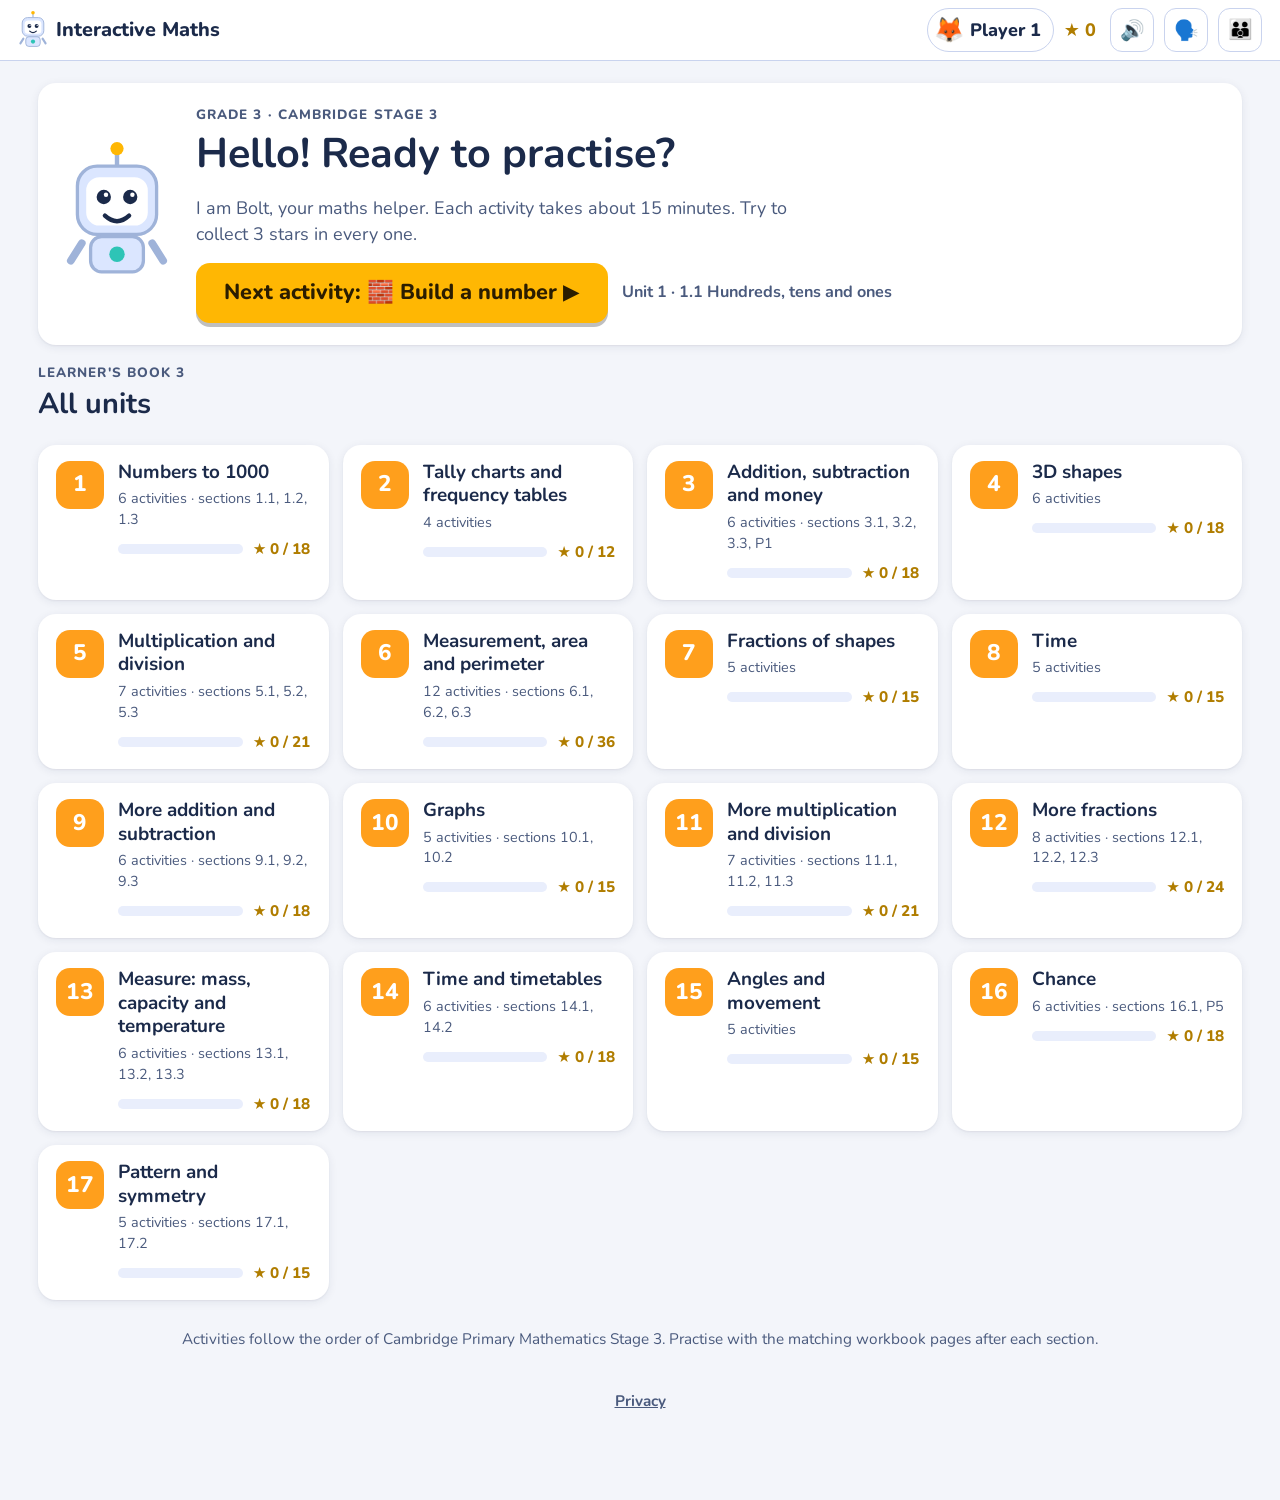
<file: index.html>
<!doctype html>
<html lang="en">
<head>
  <meta charset="utf-8">
  <meta name="viewport" content="width=device-width, initial-scale=1">
  <title>Interactive Maths</title>
  <meta name="description" content="Interactive Grade 3 maths activities following Cambridge Primary Mathematics Stage 3.">
  <meta name="theme-color" content="#f3f5fa">
  <link rel="icon" type="image/svg+xml" href="assets/favicon.svg">
  <link rel="preconnect" href="https://fonts.googleapis.com">
  <link rel="preconnect" href="https://fonts.gstatic.com" crossorigin>
  <link rel="stylesheet" href="https://fonts.googleapis.com/css2?family=Nunito:wght@400;700;800&display=swap">
  <link rel="stylesheet" href="css/style.css?v=2026-11-06c">
</head>
<body>
  <div id="app"><p style="padding:40px;text-align:center">Loading…</p></div>
  <noscript><p style="padding:40px;text-align:center">This site needs JavaScript turned on.</p></noscript>

  <script src="js/config.js?v=2026-11-06c"></script>
  <script src="js/core.js?v=2026-11-06c"></script>
  <script src="js/components.js?v=2026-11-06c"></script>
  <script src="js/curriculum.js?v=2026-11-06c"></script>

  <!-- Unit 1 -->
  <script src="js/units/unit-01.js?v=2026-11-06c"></script>
  <script src="js/activities/place-value-builder.js?v=2026-11-06c"></script>
  <script src="js/activities/number-square-pieces.js?v=2026-11-06c"></script>
  <script src="js/activities/number-word-cards.js?v=2026-11-06c"></script>
  <script src="js/activities/compare-and-order.js?v=2026-11-06c"></script>
  <script src="js/activities/number-line-1000.js?v=2026-11-06c"></script>
  <script src="js/activities/rounding-hill.js?v=2026-11-06c"></script>

  <!-- Unit 2 -->
  <script src="js/units/unit-02.js?v=2026-11-06c"></script>
  <script src="js/activities/tally-marks.js?v=2026-11-06c"></script>
  <script src="js/activities/survey-tally-table.js?v=2026-11-06c"></script>
  <script src="js/activities/read-the-table.js?v=2026-11-06c"></script>
  <script src="js/activities/chance-experiment.js?v=2026-11-06c"></script>

  <!-- Unit 3 -->
  <script src="js/units/unit-03.js?v=2026-11-06c"></script>
  <script src="js/activities/add-with-regrouping.js?v=2026-11-06c"></script>
  <script src="js/activities/subtract-with-regrouping.js?v=2026-11-06c"></script>
  <script src="js/activities/ink-blot-sums.js?v=2026-11-06c"></script>
  <script src="js/activities/dollars-and-cents.js?v=2026-11-06c"></script>
  <script src="js/activities/shop-and-change.js?v=2026-11-06c"></script>
  <script src="js/activities/digit-sum-detective.js?v=2026-11-06c"></script>

  <!-- Unit 4 -->
  <script src="js/units/unit-04.js?v=2026-11-06c"></script>
  <script src="js/activities/shape-sorter-3d.js?v=2026-11-06c"></script>
  <script src="js/activities/prism-or-pyramid.js?v=2026-11-06c"></script>
  <script src="js/activities/face-edge-vertex-count.js?v=2026-11-06c"></script>
  <script src="js/activities/cube-builder.js?v=2026-11-06c"></script>
  <script src="js/activities/straw-shape-builder.js?v=2026-11-06c"></script>
  <script src="js/activities/mystery-shape-clues.js?v=2026-11-06c"></script>

  <!-- Unit 5 -->
  <script src="js/units/unit-05.js?v=2026-11-06c"></script>
  <script src="js/activities/equal-groups-maker.js?v=2026-11-06c"></script>
  <script src="js/activities/array-fact-family.js?v=2026-11-06c"></script>
  <script src="js/activities/multiples-hunter.js?v=2026-11-06c"></script>
  <script src="js/activities/times-ten-machine.js?v=2026-11-06c"></script>
  <script src="js/activities/double-it-tables.js?v=2026-11-06c"></script>
  <script src="js/activities/split-and-add-tables.js?v=2026-11-06c"></script>
  <script src="js/activities/jump-along-sequences.js?v=2026-11-06c"></script>

  <!-- Unit 6 -->
  <script src="js/units/unit-06.js?v=2026-11-06c"></script>
  <script src="js/activities/ruler-lab.js?v=2026-11-06c"></script>
  <script src="js/activities/which-unit.js?v=2026-11-06c"></script>
  <script src="js/activities/unit-converter.js?v=2026-11-06c"></script>
  <script src="js/activities/rounding-rover.js?v=2026-11-06c"></script>
  <script src="js/activities/estimate-measure.js?v=2026-11-06c"></script>
  <script src="js/activities/robot-patrol.js?v=2026-11-06c"></script>
  <script src="js/activities/regular-irregular.js?v=2026-11-06c"></script>
  <script src="js/activities/perimeter-puzzles.js?v=2026-11-06c"></script>
  <script src="js/activities/square-counter.js?v=2026-11-06c"></script>
  <script src="js/activities/fence-or-grass.js?v=2026-11-06c"></script>
  <script src="js/activities/rectangle-builder.js?v=2026-11-06c"></script>
  <script src="js/activities/mission-challenge.js?v=2026-11-06c"></script>

  <!-- Unit 7 -->
  <script src="js/units/unit-07.js?v=2026-11-06c"></script>
  <script src="js/activities/fair-share-pizza.js?v=2026-11-06c"></script>
  <script src="js/activities/fraction-colour-in.js?v=2026-11-06c"></script>
  <script src="js/activities/fraction-strip-wall.js?v=2026-11-06c"></script>
  <script src="js/activities/whole-from-part.js?v=2026-11-06c"></script>
  <script src="js/activities/tile-designer.js?v=2026-11-06c"></script>

  <!-- Unit 8 -->
  <script src="js/units/unit-08.js?v=2026-11-06c"></script>
  <script src="js/activities/hour-hand-hint.js?v=2026-11-06c"></script>
  <script src="js/activities/five-minute-ring.js?v=2026-11-06c"></script>
  <script src="js/activities/past-or-to.js?v=2026-11-06c"></script>
  <script src="js/activities/clock-twins.js?v=2026-11-06c"></script>
  <script src="js/activities/set-the-clock.js?v=2026-11-06c"></script>

  <!-- Unit 9 -->
  <script src="js/units/unit-09.js?v=2026-11-06c"></script>
  <script src="js/activities/tens-make-a-hundred.js?v=2026-11-06c"></script>
  <script src="js/activities/best-order-adding.js?v=2026-11-06c"></script>
  <script src="js/activities/swap-a-hundred.js?v=2026-11-06c"></script>
  <script src="js/activities/mystery-number.js?v=2026-11-06c"></script>
  <script src="js/activities/bonds-to-100.js?v=2026-11-06c"></script>
  <script src="js/activities/thousand-partners.js?v=2026-11-06c"></script>

  <!-- Unit 10 -->
  <script src="js/units/unit-10.js?v=2026-11-06c"></script>
  <script src="js/activities/pictogram-maker.js?v=2026-11-06c"></script>
  <script src="js/activities/bar-chart-builder.js?v=2026-11-06c"></script>
  <script src="js/activities/spin-and-count.js?v=2026-11-06c"></script>
  <script src="js/activities/venn-hoops.js?v=2026-11-06c"></script>
  <script src="js/activities/carroll-grid.js?v=2026-11-06c"></script>

  <!-- Unit 11 -->
  <script src="js/units/unit-11.js?v=2026-11-06c"></script>
  <script src="js/activities/times-square-explorer.js?v=2026-11-06c"></script>
  <script src="js/activities/sequence-hops.js?v=2026-11-06c"></script>
  <script src="js/activities/split-and-multiply.js?v=2026-11-06c"></script>
  <script src="js/activities/share-and-leftovers.js?v=2026-11-06c"></script>
  <script src="js/activities/grid-method-builder.js?v=2026-11-06c"></script>
  <script src="js/activities/chunk-and-divide.js?v=2026-11-06c"></script>
  <script src="js/activities/remainder-decisions.js?v=2026-11-06c"></script>

  <!-- Unit 12 -->
  <script src="js/units/unit-12.js?v=2026-11-06c"></script>
  <script src="js/activities/fraction-share-out.js?v=2026-11-06c"></script>
  <script src="js/activities/fraction-whole-finder.js?v=2026-11-06c"></script>
  <script src="js/activities/fraction-line-up.js?v=2026-11-06c"></script>
  <script src="js/activities/equivalent-wall.js?v=2026-11-06c"></script>
  <script src="js/activities/fraction-strip-sums.js?v=2026-11-06c"></script>
  <script src="js/activities/sale-price-shop.js?v=2026-11-06c"></script>
  <script src="js/activities/dicey-tenths.js?v=2026-11-06c"></script>
  <script src="js/activities/fraction-of-measures.js?v=2026-11-06c"></script>

  <!-- Unit 13 -->
  <script src="js/units/unit-13.js?v=2026-11-06c"></script>
  <script src="js/activities/scale-reader.js?v=2026-11-06c"></script>
  <script src="js/activities/balance-puzzle.js?v=2026-11-06c"></script>
  <script src="js/activities/kilo-grid.js?v=2026-11-06c"></script>
  <script src="js/activities/jug-reader.js?v=2026-11-06c"></script>
  <script src="js/activities/same-amount.js?v=2026-11-06c"></script>
  <script src="js/activities/thermo-reader.js?v=2026-11-06c"></script>

  <!-- Unit 14 -->
  <script src="js/units/unit-14.js?v=2026-11-06c"></script>
  <script src="js/activities/clock-to-the-minute.js?v=2026-11-06c"></script>
  <script src="js/activities/minute-challenge.js?v=2026-11-06c"></script>
  <script src="js/activities/calendar-hops.js?v=2026-11-06c"></script>
  <script src="js/activities/birthdays-and-years.js?v=2026-11-06c"></script>
  <script src="js/activities/my-day-timetable.js?v=2026-11-06c"></script>
  <script src="js/activities/bus-stop-timetable.js?v=2026-11-06c"></script>

  <!-- Unit 15 -->
  <script src="js/units/unit-15.js?v=2026-11-06c"></script>
  <script src="js/activities/turn-spinner.js?v=2026-11-06c"></script>
  <script src="js/activities/right-angle-hunt.js?v=2026-11-06c"></script>
  <script src="js/activities/compass-garden.js?v=2026-11-06c"></script>
  <script src="js/activities/robot-route.js?v=2026-11-06c"></script>
  <script src="js/activities/hippo-routes.js?v=2026-11-06c"></script>

  <!-- Unit 16 -->
  <script src="js/units/unit-16.js?v=2026-11-06c"></script>
  <script src="js/activities/chance-word-sort.js?v=2026-11-06c"></script>
  <script src="js/activities/domino-card-draw.js?v=2026-11-06c"></script>
  <script src="js/activities/crocodile-coin-walk.js?v=2026-11-06c"></script>
  <script src="js/activities/spinner-lab.js?v=2026-11-06c"></script>
  <script src="js/activities/sweet-jar-chance.js?v=2026-11-06c"></script>
  <script src="js/activities/venn-property-game.js?v=2026-11-06c"></script>

  <!-- Unit 17 -->
  <script src="js/units/unit-17.js?v=2026-11-06c"></script>
  <script src="js/activities/mirror-line-finder.js?v=2026-11-06c"></script>
  <script src="js/activities/reflect-it.js?v=2026-11-06c"></script>
  <script src="js/activities/six-square-designs.js?v=2026-11-06c"></script>
  <script src="js/activities/pattern-steps.js?v=2026-11-06c"></script>
  <script src="js/activities/likelihood-line.js?v=2026-11-06c"></script>

  <script src="js/sync.js?v=2026-11-06c"></script>
  <script src="js/app.js?v=2026-11-06c"></script>
</body>
</html>
</file>
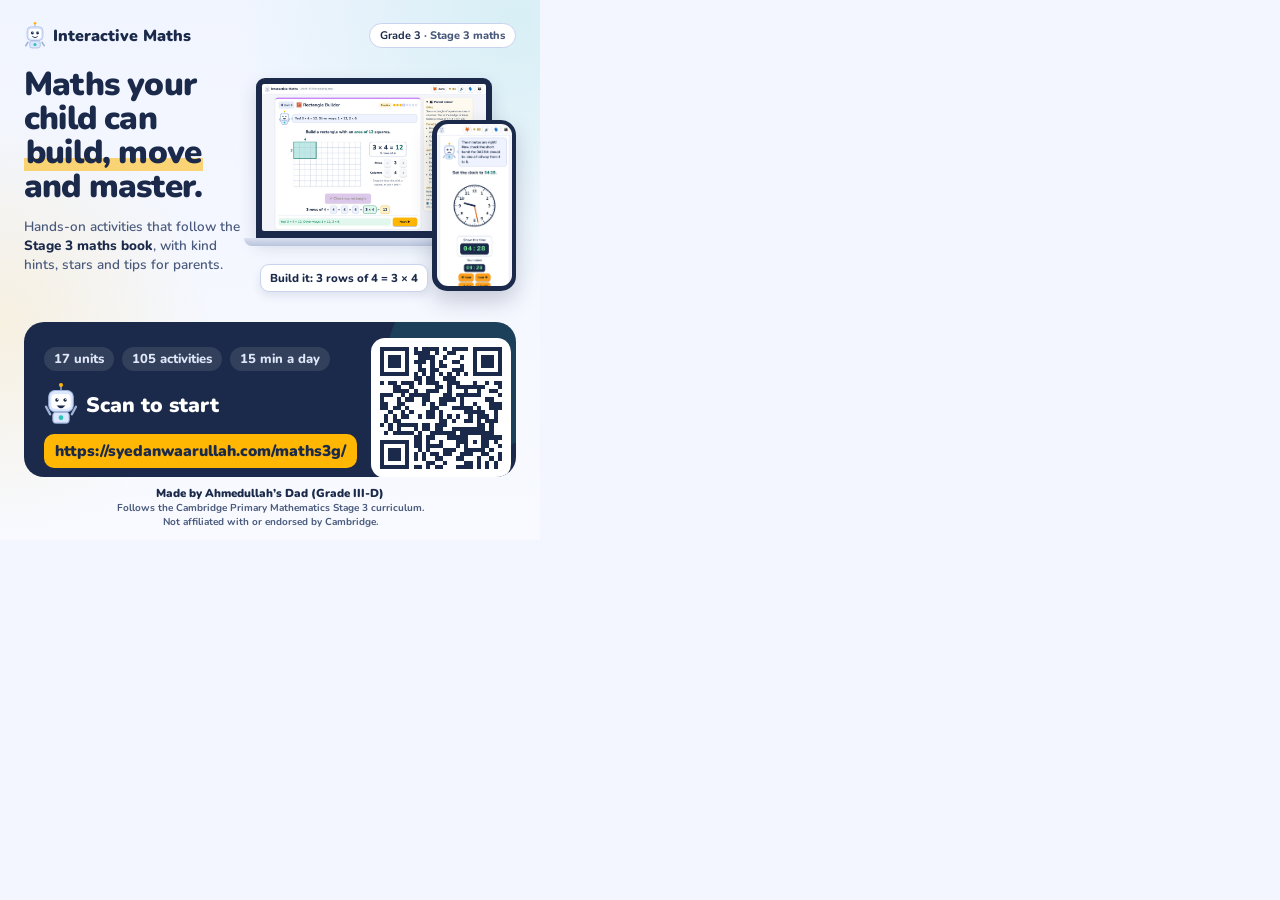
<file: marketing/flyer/flyer-square.html>
<!doctype html>
<html lang="en-IN">
<head>
<meta charset="utf-8">
<meta name="viewport" content="width=540">
<title>Interactive Maths Square</title>
<style>
  @font-face { font-family: 'Nunito'; src: url('fonts/nunito-latin.woff2') format('woff2'); font-weight: 200 1000; }
  :root { --ink:#1b2a4a; --ink-soft:#4a5a7d; --line:#c9d3ee; --gold:#ffb703; --teal:#2ec4b6; --teal-ink:#0f766e; --teal-soft:#dff6f3; }
  * { box-sizing: border-box; }
  html, body { margin: 0; }
  body { font-family: 'Nunito', sans-serif; color: var(--ink); background: #f3f6ff; }
  .sq {
    width: 540px; height: 540px; overflow: hidden; position: relative;
    padding: 22px 24px 0;
    background:
      radial-gradient(circle at 95% 4%, rgba(46,196,182,0.13) 0, rgba(46,196,182,0) 38%),
      radial-gradient(circle at 0% 60%, rgba(255,183,3,0.12) 0, rgba(255,183,3,0) 34%),
      linear-gradient(180deg, #f1f5ff 0%, #f8faff 100%);
    display: flex; flex-direction: column;
  }
  .top { display: flex; align-items: center; justify-content: space-between; }
  .brand { display: flex; align-items: center; gap: 7px; }
  .brand svg { width: 22px; height: 27.5px; }
  .brand span { font-size: 16px; font-weight: 900; }
  .tag { font-size: 11px; font-weight: 800; color: var(--ink-soft); background: #fff; border: 1.5px solid var(--line); border-radius: 999px; padding: 4px 10px; }
  .tag b { color: var(--ink); }
  .hero { display: grid; grid-template-columns: 218px 1fr; gap: 8px; margin-top: 18px; }
  h1 { font-size: 33px; line-height: 1.04; font-weight: 900; letter-spacing: -0.8px; margin: 0; }
  h1 .hl { background: linear-gradient(180deg, transparent 62%, rgba(255,183,3,0.55) 62%, rgba(255,183,3,0.55) 92%, transparent 92%); padding: 0 2px; }
  .sub { font-size: 13.5px; line-height: 1.42; color: var(--ink-soft); font-weight: 600; margin: 12px 0 0; }
  .sub b { color: var(--ink); font-weight: 800; }
  .devices { position: relative; height: 240px; }
  .laptop { position: absolute; left: 6px; top: 10px; width: 236px; }
  .lid { background: var(--ink); border-radius: 9px 9px 0 0; padding: 6px 6px 7px; box-shadow: 0 8px 18px rgba(27,42,74,0.16); }
  .lid img { display: block; width: 100%; border-radius: 2px; }
  .base { height: 8px; margin: 0 -12px; background: linear-gradient(180deg,#d9e0ef,#b9c4dc); border-radius: 0 0 9px 9px; }
  .phone { position: absolute; right: 0; top: 52px; width: 84px; background: var(--ink); border-radius: 15px; padding: 4.5px; box-shadow: 0 10px 22px rgba(27,42,74,0.22); }
  .phone img { display: block; width: 100%; border-radius: 11px; }
  .chip { position: absolute; left: 10px; top: 196px; font-size: 11.5px; font-weight: 800; background: #fff; border: 1.5px solid var(--line); border-radius: 9px; padding: 5px 9px; box-shadow: 0 4px 10px rgba(27,42,74,0.10); }
  .cta { margin-top: 14px; background: var(--ink); color: #fff; border-radius: 20px; padding: 16px 16px 16px 20px; display: grid; grid-template-columns: 1fr 140px; gap: 14px; align-items: center; position: relative; overflow: hidden; }
  .cta::after { content: ''; position: absolute; right: -50px; top: -50px; width: 180px; height: 180px; border-radius: 50%; background: rgba(46,196,182,0.14); }
  .facts { font-size: 13px; font-weight: 800; color: #dfe6f7; display: flex; gap: 8px; flex-wrap: wrap; }
  .facts span { background: rgba(255,255,255,0.10); border-radius: 999px; padding: 3px 10px; }
  .scan { font-size: 21px; font-weight: 900; margin: 12px 0 8px; display: flex; align-items: center; gap: 8px; }
  .scan svg { width: 34px; height: 42.5px; }
  .url { display: inline-block; font-size: 15.5px; font-weight: 900; color: var(--ink); background: var(--gold); border-radius: 10px; padding: 6px 11px 7px; white-space: nowrap; }
  .qr { position: relative; z-index: 1; background: #fff; border-radius: 14px; padding: 9px; }
  .qr img { display: block; width: 122px; height: 122px; }
  .foot { margin-top: auto; padding: 8px 0 11px; text-align: center; font-size: 10px; font-weight: 700; color: var(--ink-soft); }
</style>
</head>
<body>
<div class="sq">
  <div class="top">
    <div class="brand"><svg viewBox="0 0 100 125" aria-hidden="true">
        <line x1="50" y1="6" x2="50" y2="22" stroke="#9fb3d9" stroke-width="4"/>
        <circle cx="50" cy="6" r="6" fill="#ffb703"/>
        <rect x="14" y="22" width="72" height="62" rx="18" fill="#dbe6ff" stroke="#9fb3d9" stroke-width="3"/>
        <rect x="22" y="32" width="56" height="44" rx="12" fill="#ffffff"/>
        <circle cx="38" cy="50" r="6.5" fill="#1b2a4a"/><circle cx="62" cy="50" r="6.5" fill="#1b2a4a"/>
        <circle cx="40" cy="48" r="2" fill="#fff"/><circle cx="64" cy="48" r="2" fill="#fff"/>
        <path d="M39 67 q11 10 22 0" fill="none" stroke="#1b2a4a" stroke-width="4" stroke-linecap="round"/>
        <rect x="26" y="86" width="48" height="32" rx="10" fill="#dbe6ff" stroke="#9fb3d9" stroke-width="3"/>
        <circle cx="50" cy="102" r="7" fill="#2ec4b6"/>
        <path d="M18 92 L8 108" stroke="#9fb3d9" stroke-width="7" stroke-linecap="round"/>
        <path d="M82 92 L92 108" stroke="#9fb3d9" stroke-width="7" stroke-linecap="round"/>
      </svg><span>Interactive Maths</span></div>
    <div class="tag"><b>Grade 3</b> &middot; Stage 3 maths</div>
  </div>
  <div class="hero">
    <div>
      <h1>Maths your child can <span class="hl">build, move</span> and master.</h1>
      <p class="sub">Hands-on activities that follow the <b>Stage&nbsp;3 maths book</b>, with kind hints, stars and tips for parents.</p>
    </div>
    <div class="devices">
      <div class="laptop"><div class="lid"><img src="img/screen-rectangle.jpg" alt="Rectangle Builder activity"></div><div class="base"></div></div>
      <div class="phone"><img src="img/screen-clock-hint.jpg" alt="Set the Clock activity with a hint"></div>
      <div class="chip">Build it: 3 rows of 4 = 3 &times; 4</div>
    </div>
  </div>
  <div class="cta">
    <div>
      <div class="facts"><span>17 units</span><span>105 activities</span><span>15 min a day</span></div>
      <div class="scan"><svg viewBox="0 0 100 125" aria-hidden="true">
        <line x1="50" y1="6" x2="50" y2="22" stroke="#9fb3d9" stroke-width="4"/>
        <circle cx="50" cy="6" r="6" fill="#ffb703"/>
        <rect x="14" y="22" width="72" height="62" rx="18" fill="#dbe6ff" stroke="#9fb3d9" stroke-width="3"/>
        <rect x="22" y="32" width="56" height="44" rx="12" fill="#ffffff"/>
        <circle cx="38" cy="50" r="5" fill="#1b2a4a"/><circle cx="62" cy="50" r="5" fill="#1b2a4a"/>
        <circle cx="40" cy="48" r="2" fill="#fff"/><circle cx="64" cy="48" r="2" fill="#fff"/>
        <path d="M37 66 q13 16 26 0 z" fill="#1b2a4a"/>
        <rect x="26" y="86" width="48" height="32" rx="10" fill="#dbe6ff" stroke="#9fb3d9" stroke-width="3"/>
        <circle cx="50" cy="102" r="7" fill="#2ec4b6"/>
        <path d="M18 92 L6 70" stroke="#9fb3d9" stroke-width="7" stroke-linecap="round"/>
        <path d="M82 92 L94 70" stroke="#9fb3d9" stroke-width="7" stroke-linecap="round"/>
      </svg> Scan to start</div>
      <span class="url">https://syedanwaarullah.com/maths3g/</span>
    </div>
    <div class="qr"><img src="img/qr.svg" alt="QR code for https://syedanwaarullah.com/maths3g/"></div>
  </div>
  <div class="foot"><span style="color:var(--ink);font-size:11.5px;font-weight:900">Made by Ahmedullah’s Dad (Grade III-D)</span><br>Follows the Cambridge Primary Mathematics Stage 3 curriculum.<br>Not affiliated with or endorsed by Cambridge.</div>
</div>
</body>
</html>
</file>
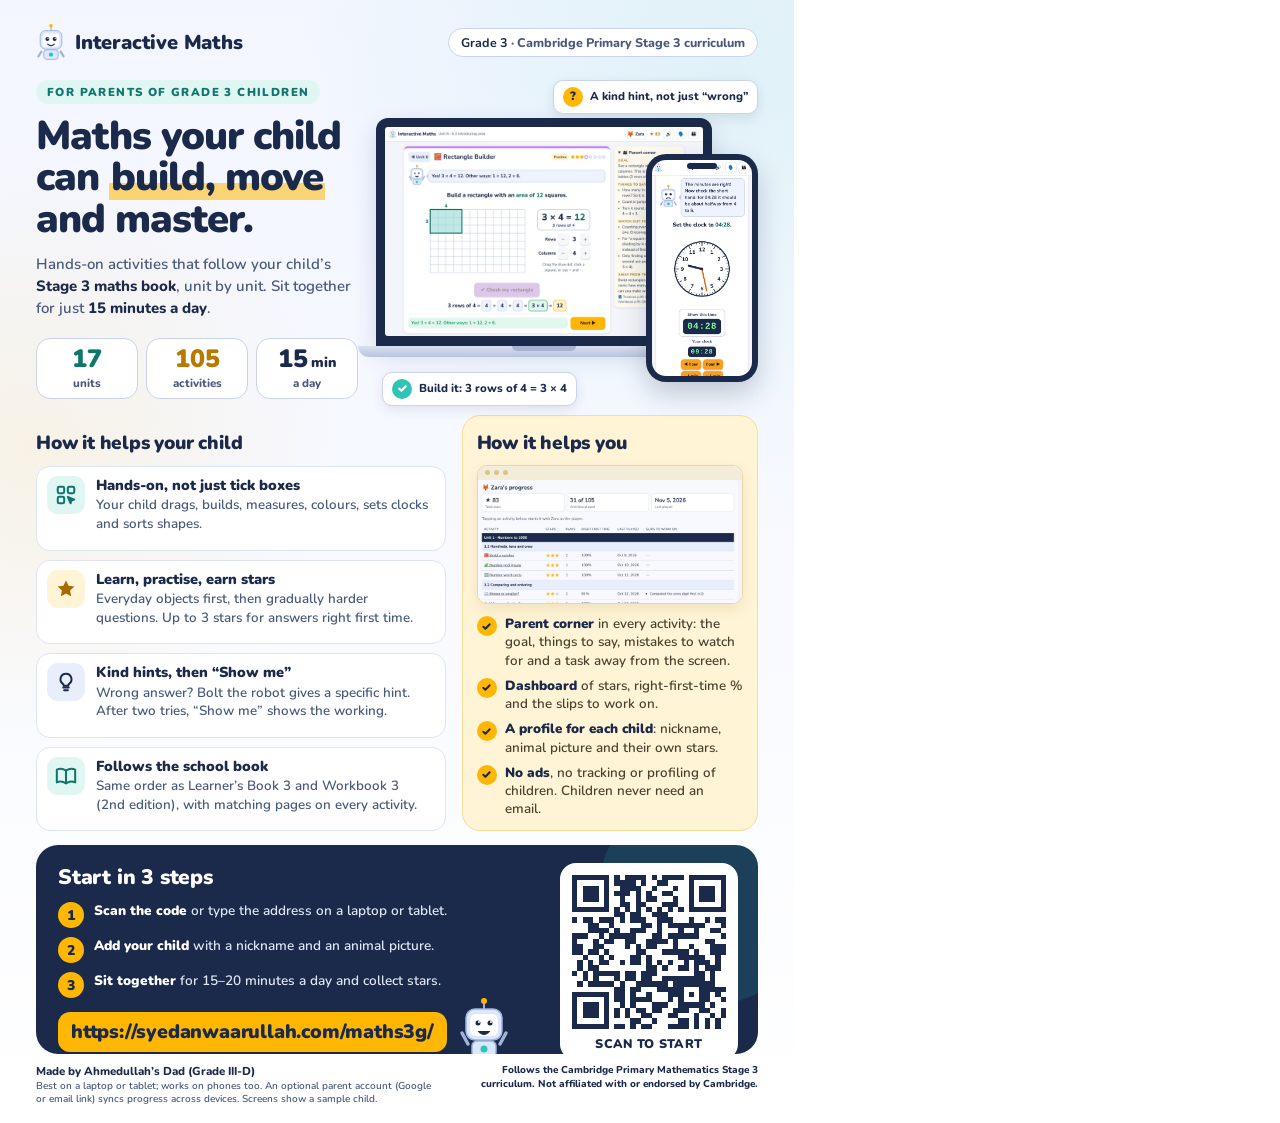
<file: marketing/flyer/flyer.html>
<!doctype html>
<html lang="en-IN">
<head>
<meta charset="utf-8">
<meta name="viewport" content="width=794">
<title>Interactive Maths Flyer</title>
<style>
  @font-face {
    font-family: 'Nunito';
    src: url('fonts/nunito-latin.woff2') format('woff2');
    font-weight: 200 1000;
    font-style: normal;
  }
  :root {
    --ink: #1b2a4a;
    --ink-soft: #4a5a7d;
    --paper: #f7f9ff;
    --paper-2: #e9eefc;
    --line: #c9d3ee;
    --gold: #ffb703;
    --gold-soft: #fff4d6;
    --teal: #2ec4b6;
    --teal-ink: #0f766e;
    --teal-soft: #dff6f3;
    --bg: #f3f5fa;
  }
  @page { size: A4; margin: 0; }
  * { box-sizing: border-box; }
  html, body { margin: 0; padding: 0; }
  body {
    font-family: 'Nunito', 'Trebuchet MS', sans-serif;
    color: var(--ink);
    background: #ffffff;
    -webkit-print-color-adjust: exact;
    print-color-adjust: exact;
  }
  .page {
    width: 210mm;
    height: 297mm;
    overflow: hidden;
    position: relative;
    background:
      radial-gradient(circle at 92% 6%, rgba(46,196,182,0.10) 0, rgba(46,196,182,0) 34%),
      radial-gradient(circle at 4% 40%, rgba(255,183,3,0.10) 0, rgba(255,183,3,0) 30%),
      linear-gradient(180deg, #f3f6ff 0%, #f7f9ff 46%, #ffffff 100%);
    padding: 24px 36px 0;
    display: flex;
    flex-direction: column;
  }

  /* ---------- header ---------- */
  .top {
    display: flex;
    align-items: center;
    justify-content: space-between;
  }
  .brand { display: flex; align-items: center; gap: 9px; }
  .brand svg { width: 30px; height: 37.5px; }
  .brand-name { font-size: 20px; font-weight: 900; letter-spacing: -0.2px; }
  .top-tag {
    font-size: 12.5px;
    font-weight: 800;
    color: var(--ink-soft);
    background: #ffffff;
    border: 1.5px solid var(--line);
    border-radius: 999px;
    padding: 5px 12px;
  }
  .top-tag b { color: var(--ink); }

  /* ---------- hero ---------- */
  .hero {
    display: grid;
    grid-template-columns: 322px 1fr;
    gap: 14px;
    margin-top: 18px;
    align-items: start;
  }
  .eyebrow {
    display: inline-block;
    font-size: 11.5px;
    font-weight: 900;
    letter-spacing: 1.4px;
    text-transform: uppercase;
    color: var(--teal-ink);
    background: var(--teal-soft);
    border-radius: 999px;
    padding: 4px 11px;
  }
  h1 {
    font-size: 40px;
    line-height: 1.04;
    font-weight: 900;
    letter-spacing: -1px;
    margin: 12px 0 0;
  }
  h1 .hl {
    background: linear-gradient(180deg, transparent 62%, rgba(255,183,3,0.55) 62%, rgba(255,183,3,0.55) 92%, transparent 92%);
    padding: 0 2px;
  }
  .sub {
    font-size: 15px;
    line-height: 1.45;
    color: var(--ink-soft);
    font-weight: 600;
    margin: 14px 0 0;
  }
  .sub b { color: var(--ink); font-weight: 800; }
  .stats {
    display: grid;
    grid-template-columns: repeat(3, 1fr);
    gap: 8px;
    margin-top: 18px;
  }
  .stat {
    background: #ffffff;
    border: 1.5px solid var(--line);
    border-radius: 14px;
    padding: 8px 10px 7px;
    text-align: center;
  }
  .stat .n { display: block; font-size: 25px; font-weight: 900; line-height: 1; }
  .stat .n small { font-size: 14px; font-weight: 900; }
  .stat .l { display: block; font-size: 11.5px; font-weight: 800; color: var(--ink-soft); margin-top: 3px; }
  .stat:nth-child(1) .n { color: var(--teal-ink); }
  .stat:nth-child(2) .n { color: #b77900; }
  .stat:nth-child(3) .n { color: var(--ink); }

  /* devices */
  .devices { position: relative; height: 318px; }
  .laptop { position: absolute; left: 4px; top: 38px; width: 336px; }
  .laptop .lid {
    background: #1b2a4a;
    border-radius: 12px 12px 0 0;
    padding: 9px 9px 10px;
    box-shadow: 0 10px 24px rgba(27,42,74,0.16);
  }
  .laptop .lid img { display: block; width: 100%; border-radius: 3px; }
  .laptop .base {
    height: 11px;
    margin: 0 -18px;
    background: linear-gradient(180deg, #d9e0ef 0%, #b9c4dc 100%);
    border-radius: 0 0 12px 12px;
    position: relative;
  }
  .laptop .base::before {
    content: '';
    position: absolute;
    left: 50%; top: 0;
    width: 64px; height: 5px;
    margin-left: -32px;
    background: #a7b3cf;
    border-radius: 0 0 6px 6px;
  }
  .phone {
    position: absolute;
    right: 0; top: 74px;
    width: 112px;
    background: #1b2a4a;
    border-radius: 20px;
    padding: 6px;
    box-shadow: 0 12px 26px rgba(27,42,74,0.22);
  }
  .phone img { display: block; width: 100%; border-radius: 14px; }
  .phone::before {
    content: '';
    position: absolute;
    left: 50%; top: 9px;
    width: 30px; height: 6px;
    margin-left: -15px;
    background: #1b2a4a;
    border-radius: 6px;
  }
  .callout {
    position: absolute;
    font-size: 11.5px;
    font-weight: 800;
    line-height: 1.25;
    background: #ffffff;
    border: 1.5px solid var(--line);
    border-radius: 10px;
    padding: 6px 9px;
    box-shadow: 0 4px 12px rgba(27,42,74,0.10);
    display: flex; align-items: center; gap: 7px;
  }
  .callout .dot {
    flex: none;
    width: 20px; height: 20px; border-radius: 50%;
    display: grid; place-items: center;
    color: #fff; font-size: 12px; font-weight: 900;
  }
  .c1 { left: 10px; top: 292px; }
  .c1 .dot { background: var(--teal); }
  .c2 { right: 0; top: 0; }
  .c2 .dot { background: var(--gold); color: var(--ink); }

  /* ---------- middle ---------- */
  .mid {
    display: grid;
    grid-template-columns: 1fr 296px;
    gap: 16px;
    margin-top: 16px;
  }
  h2 {
    font-size: 19px;
    font-weight: 900;
    margin: 0 0 10px;
    letter-spacing: -0.2px;
  }
  .mid > .kid { display: flex; flex-direction: column; padding-top: 15.5px; }
  .benefits { display: grid; gap: 9px; flex: 1; grid-auto-rows: 1fr; }
  .b {
    display: grid;
    grid-template-columns: 38px 1fr;
    gap: 11px;
    align-items: start;
    background: #ffffff;
    border: 1.5px solid #dde4f5;
    border-radius: 14px;
    padding: 9px 12px 9px 10px;
  }
  .ic {
    width: 38px; height: 38px; border-radius: 11px;
    display: grid; place-items: center;
  }
  .ic svg { width: 22px; height: 22px; }
  .ic.t { background: var(--teal-soft); color: var(--teal-ink); }
  .ic.g { background: var(--gold-soft); color: #a86b00; }
  .ic.b2 { background: var(--paper-2); color: var(--ink); }
  .b h3 { font-size: 14.5px; font-weight: 900; margin: 1px 0 2px; line-height: 1.2; }
  .b p { font-size: 13.4px; line-height: 1.38; margin: 0; color: var(--ink-soft); font-weight: 600; }

  .parents {
    background: var(--gold-soft);
    border: 1.5px solid #f6dc95;
    border-radius: 18px;
    padding: 14px 14px 12px;
  }
  .parents h2 { margin-bottom: 9px; }
  .browser {
    background: #ffffff;
    border: 1.5px solid #e7d6a6;
    border-radius: 10px;
    overflow: hidden;
    box-shadow: 0 6px 14px rgba(120,86,0,0.10);
  }
  .browser .bar {
    height: 14px; background: #f3ecd8;
    display: flex; align-items: center; gap: 4px; padding: 0 7px;
  }
  .browser .bar i { width: 5px; height: 5px; border-radius: 50%; background: #d8c48e; display: block; }
  .browser img { display: block; width: 100%; }
  .plist { list-style: none; margin: 11px 0 0; padding: 0; display: grid; gap: 7px; }
  .plist li {
    display: grid; grid-template-columns: 20px 1fr; gap: 8px;
    font-size: 13.4px; line-height: 1.36; font-weight: 600; color: #4a4330;
  }
  .plist li b { color: var(--ink); font-weight: 900; }
  .tick {
    width: 20px; height: 20px; border-radius: 50%;
    background: var(--gold); display: grid; place-items: center; margin-top: 1px;
  }
  .tick svg { width: 11px; height: 11px; }

  /* ---------- trust strip ---------- */
  .trust {
    display: flex; justify-content: space-between;
    margin-top: 14px;
    padding: 9px 16px;
    background: #ffffff;
    border: 1.5px solid #dde4f5;
    border-radius: 999px;
    font-size: 12.5px; font-weight: 800;
  }
  .trust span { display: inline-flex; align-items: center; gap: 6px; }
  .trust svg { width: 15px; height: 15px; color: var(--teal-ink); flex: none; }

  /* ---------- call to action ---------- */
  .cta {
    margin-top: 14px;
    background: var(--ink);
    color: #ffffff;
    border-radius: 22px;
    padding: 18px 20px 16px 22px;
    display: grid;
    grid-template-columns: 1fr 178px;
    gap: 20px;
    position: relative;
    overflow: hidden;
  }
  .cta::after {
    content: '';
    position: absolute; right: -60px; top: -60px;
    width: 220px; height: 220px; border-radius: 50%;
    background: rgba(46,196,182,0.14);
  }
  .cta h2 { color: #ffffff; font-size: 21px; margin-bottom: 11px; }
  .steps { list-style: none; margin: 0; padding: 0; display: grid; gap: 9px; }
  .steps li {
    display: grid; grid-template-columns: 26px 1fr; gap: 10px; align-items: start;
    font-size: 13.6px; line-height: 1.36; color: #dfe6f7; font-weight: 600;
  }
  .steps li b { color: #ffffff; font-weight: 900; }
  .num {
    width: 26px; height: 26px; border-radius: 50%;
    background: var(--gold); color: var(--ink);
    display: grid; place-items: center;
    font-weight: 900; font-size: 14px;
  }
  .url-row { margin-top: 14px; display: flex; align-items: flex-end; gap: 12px; }
  .url {
    display: inline-block;
    font-size: 19.5px; font-weight: 900; letter-spacing: -0.2px;
    color: var(--ink);
    background: var(--gold);
    border-radius: 12px;
    padding: 6px 13px 7px;
    white-space: nowrap;
  }
  .qrcard {
    position: relative; z-index: 1;
    background: #ffffff;
    border-radius: 16px;
    padding: 12px 12px 8px;
    text-align: center;
    align-self: center;
  }
  .qrcard img { display: block; width: 154px; height: 154px; }
  .qrcard .cap { font-size: 12.5px; font-weight: 900; color: var(--ink); margin-top: 6px; letter-spacing: 0.3px; }
  .bolt-cta { flex: none; margin: -30px 0 -8px; }
  .bolt-cta svg { width: 50px; height: 62.5px; display: block; }

  /* ---------- footer ---------- */
  .foot {
    margin-top: auto;
    padding: 10px 0 16px;
    display: flex; justify-content: space-between; gap: 16px;
    font-size: 10px; line-height: 1.35;
    color: var(--ink-soft); font-weight: 600;
  }
  .foot b { color: var(--ink); font-weight: 800; }
  .foot .credit { font-size: 11.5px; color: var(--ink); }
</style>
</head>
<body>
<div class="page">

  <!-- header -->
  <header class="top">
    <div class="brand">
      <svg viewBox="0 0 100 125" aria-hidden="true">
        <line x1="50" y1="6" x2="50" y2="22" stroke="#9fb3d9" stroke-width="4"/>
        <circle cx="50" cy="6" r="6" fill="#ffb703"/>
        <rect x="14" y="22" width="72" height="62" rx="18" fill="#dbe6ff" stroke="#9fb3d9" stroke-width="3"/>
        <rect x="22" y="32" width="56" height="44" rx="12" fill="#ffffff"/>
        <circle cx="38" cy="50" r="6.5" fill="#1b2a4a"/><circle cx="62" cy="50" r="6.5" fill="#1b2a4a"/>
        <circle cx="40" cy="48" r="2" fill="#fff"/><circle cx="64" cy="48" r="2" fill="#fff"/>
        <path d="M39 67 q11 10 22 0" fill="none" stroke="#1b2a4a" stroke-width="4" stroke-linecap="round"/>
        <rect x="26" y="86" width="48" height="32" rx="10" fill="#dbe6ff" stroke="#9fb3d9" stroke-width="3"/>
        <circle cx="50" cy="102" r="7" fill="#2ec4b6"/>
        <path d="M18 92 L8 108" stroke="#9fb3d9" stroke-width="7" stroke-linecap="round"/>
        <path d="M82 92 L92 108" stroke="#9fb3d9" stroke-width="7" stroke-linecap="round"/>
      </svg>
      <span class="brand-name">Interactive Maths</span>
    </div>
    <div class="top-tag"><b>Grade 3</b> &middot; Cambridge Primary Stage 3 curriculum</div>
  </header>

  <!-- hero -->
  <section class="hero">
    <div>
      <span class="eyebrow">For parents of Grade 3 children</span>
      <h1>Maths your child can <span class="hl">build, move</span> and master.</h1>
      <p class="sub">Hands-on activities that follow your child&rsquo;s <b>Stage&nbsp;3 maths book</b>, unit by unit. Sit together for just <b>15&nbsp;minutes a&nbsp;day</b>.</p>
      <div class="stats">
        <div class="stat"><span class="n">17</span><span class="l">units</span></div>
        <div class="stat"><span class="n">105</span><span class="l">activities</span></div>
        <div class="stat"><span class="n">15<small>&thinsp;min</small></span><span class="l">a day</span></div>
      </div>
    </div>
    <div class="devices">
      <div class="laptop">
        <div class="lid"><img src="img/screen-rectangle.jpg" alt="Rectangle Builder activity: 3 rows of 4 makes 3 times 4 equals 12"></div>
        <div class="base"></div>
      </div>
      <div class="phone"><img src="img/screen-clock-hint.jpg" alt="Set the Clock activity on a phone, with Bolt giving a hint about the short hand"></div>
      <div class="callout c1"><span class="dot"><svg viewBox="0 0 12 12" width="11" height="11" fill="none" stroke="#ffffff" stroke-width="2.4" stroke-linecap="round" stroke-linejoin="round"><path d="M2.5 6.3l2.3 2.2 4.7-5"/></svg></span>Build it: 3 rows of 4 = 3 &times; 4</div>
      <div class="callout c2"><span class="dot">?</span>A kind hint, not just &ldquo;wrong&rdquo;</div>
    </div>
  </section>

  <!-- middle -->
  <section class="mid">
    <div class="kid">
      <h2>How it helps your child</h2>
      <div class="benefits">
        <div class="b">
          <div class="ic t"><svg viewBox="0 0 24 24" fill="none" stroke="currentColor" stroke-width="2.2" stroke-linecap="round" stroke-linejoin="round"><rect x="3" y="3" width="7" height="7" rx="1.5"/><rect x="14" y="3" width="7" height="7" rx="1.5"/><rect x="3" y="14" width="7" height="7" rx="1.5"/><path d="M14 14l7 3-3 1-1 3z" fill="currentColor"/></svg></div>
          <div><h3>Hands-on, not just tick boxes</h3><p>Your child drags, builds, measures, colours, sets clocks and sorts shapes.</p></div>
        </div>
        <div class="b">
          <div class="ic g"><svg viewBox="0 0 24 24" fill="currentColor"><path d="M12 2.6l2.8 5.8 6.3.9-4.6 4.4 1.1 6.3L12 17l-5.6 3 1.1-6.3L2.9 9.3l6.3-.9z"/></svg></div>
          <div><h3>Learn, practise, earn stars</h3><p>Everyday objects first, then gradually harder questions. Up to 3&nbsp;stars for answers right first time.</p></div>
        </div>
        <div class="b">
          <div class="ic b2"><svg viewBox="0 0 24 24" fill="none" stroke="currentColor" stroke-width="2.2" stroke-linecap="round" stroke-linejoin="round"><path d="M9 18h6M10 21h4"/><path d="M12 3a6 6 0 0 0-3.6 10.8c.7.5 1.1 1.3 1.1 2.2h5c0-.9.4-1.7 1.1-2.2A6 6 0 0 0 12 3z"/></svg></div>
          <div><h3>Kind hints, then &ldquo;Show me&rdquo;</h3><p>Wrong answer? Bolt the robot gives a specific hint. After two tries, &ldquo;Show&nbsp;me&rdquo; shows the working.</p></div>
        </div>
        <div class="b">
          <div class="ic t"><svg viewBox="0 0 24 24" fill="none" stroke="currentColor" stroke-width="2.2" stroke-linecap="round" stroke-linejoin="round"><path d="M2 5c3-1.3 6.5-1.3 10 1 3.5-2.3 7-2.3 10-1v14c-3-1.3-6.5-1.3-10 1-3.5-2.3-7-2.3-10-1z"/><path d="M12 6v14"/></svg></div>
          <div><h3>Follows the school book</h3><p>Same order as Learner&rsquo;s Book 3 and Workbook 3 (2nd&nbsp;edition), with matching pages on every activity.</p></div>
        </div>
      </div>
    </div>

    <aside class="parents">
      <h2>How it helps you</h2>
      <div class="browser">
        <div class="bar"><i></i><i></i><i></i></div>
        <img src="img/screen-dashboard.jpg" alt="Parent dashboard showing a sample child's stars, right-first-time percentage and slips to work on">
      </div>
      <ul class="plist">
        <li><span class="tick"><svg viewBox="0 0 12 12" fill="none" stroke="#1b2a4a" stroke-width="2.2" stroke-linecap="round" stroke-linejoin="round"><path d="M2.5 6.3l2.3 2.2 4.7-5"/></svg></span><span><b>Parent corner</b> in every activity: the goal, things to say, mistakes to watch for and a task away from the screen.</span></li>
        <li><span class="tick"><svg viewBox="0 0 12 12" fill="none" stroke="#1b2a4a" stroke-width="2.2" stroke-linecap="round" stroke-linejoin="round"><path d="M2.5 6.3l2.3 2.2 4.7-5"/></svg></span><span><b>Dashboard</b> of stars, right-first-time % and the slips to work on.</span></li>
        <li><span class="tick"><svg viewBox="0 0 12 12" fill="none" stroke="#1b2a4a" stroke-width="2.2" stroke-linecap="round" stroke-linejoin="round"><path d="M2.5 6.3l2.3 2.2 4.7-5"/></svg></span><span><b>A profile for each child</b>: nickname, animal picture and their own stars.</span></li>
        <li><span class="tick"><svg viewBox="0 0 12 12" fill="none" stroke="#1b2a4a" stroke-width="2.2" stroke-linecap="round" stroke-linejoin="round"><path d="M2.5 6.3l2.3 2.2 4.7-5"/></svg></span><span><b>No ads</b>, no tracking or profiling of children. Children never need an email.</span></li>
      </ul>
    </aside>
  </section>

  <!-- call to action -->
  <section class="cta">
    <div>
      <h2>Start in 3 steps</h2>
      <ol class="steps">
        <li><span class="num">1</span><span><b>Scan the code</b> or type the address on a laptop or tablet.</span></li>
        <li><span class="num">2</span><span><b>Add your child</b> with a nickname and an animal picture.</span></li>
        <li><span class="num">3</span><span><b>Sit together</b> for 15&ndash;20 minutes a day and collect stars.</span></li>
      </ol>
      <div class="url-row"><span class="url">https://syedanwaarullah.com/maths3g/</span>
        <span class="bolt-cta">
      <svg viewBox="0 0 100 125" aria-hidden="true">
        <line x1="50" y1="6" x2="50" y2="22" stroke="#9fb3d9" stroke-width="4"/>
        <circle cx="50" cy="6" r="6" fill="#ffb703"/>
        <rect x="14" y="22" width="72" height="62" rx="18" fill="#dbe6ff" stroke="#9fb3d9" stroke-width="3"/>
        <rect x="22" y="32" width="56" height="44" rx="12" fill="#ffffff"/>
        <circle cx="38" cy="50" r="5" fill="#1b2a4a"/><circle cx="62" cy="50" r="5" fill="#1b2a4a"/>
        <circle cx="40" cy="48" r="2" fill="#fff"/><circle cx="64" cy="48" r="2" fill="#fff"/>
        <path d="M37 66 q13 16 26 0 z" fill="#1b2a4a"/>
        <rect x="26" y="86" width="48" height="32" rx="10" fill="#dbe6ff" stroke="#9fb3d9" stroke-width="3"/>
        <circle cx="50" cy="102" r="7" fill="#2ec4b6"/>
        <path d="M18 92 L6 70" stroke="#9fb3d9" stroke-width="7" stroke-linecap="round"/>
        <path d="M82 92 L94 70" stroke="#9fb3d9" stroke-width="7" stroke-linecap="round"/>
      </svg>
        </span></div>
    </div>
    <div class="qrcard">
      <img src="img/qr.svg" alt="QR code for https://syedanwaarullah.com/maths3g/">
      <div class="cap">SCAN TO START</div>
    </div>
  </section>

  <footer class="foot">
    <span><b class="credit">Made by Ahmedullah’s Dad (Grade III-D)</b><br>Best on a laptop or tablet; works on phones too. An optional parent account (Google or email link) syncs progress across devices. Screens show a sample child.</span>
    <span style="flex:none;width:300px;text-align:right"><b>Follows the Cambridge Primary Mathematics Stage 3 curriculum. Not affiliated with or endorsed by Cambridge.</b></span>
  </footer>
</div>
</body>
</html>
</file>
<file: css/style.css>
/* Interactive Maths — styles. Space theme, large readable text, big click targets. */
:root {
  --ink: #1b2a4a;
  --ink-soft: #4a5a7d;
  --paper: #f7f9ff;
  --paper-2: #e9eefc;
  --line: #c9d3ee;
  --gold: #ffb703;
  --good: #1f9d6b;
  --good-bg: #e2f7ee;
  --try: #c2410c;
  --try-bg: #fff1e6;
  --info-bg: #eef3ff;
  --accent: #2ec4b6;
  --radius: 18px;
  --bg: #f3f5fa;
  --shadow: 0 2px 10px rgba(27, 42, 74, 0.08), 0 1px 2px rgba(27, 42, 74, 0.06);
  --font: 'Nunito', 'Trebuchet MS', 'Segoe UI', system-ui, sans-serif;
}

* {
  box-sizing: border-box;
}
html {
  font-size: 18px;
}
body {
  margin: 0;
  font-family: var(--font);
  color: var(--ink);
  background: var(--bg);
  min-height: 100vh;
  line-height: 1.45;
}
a {
  color: inherit;
}
button {
  font-family: inherit;
}
h1,
h2,
h3,
h4 {
  line-height: 1.2;
  margin: 0 0 0.4em;
}
.muted {
  color: var(--ink-soft);
}
[hidden] {
  display: none !important;
}
/* Paints the phone status-bar band above the sticky top bar. */
body::before {
  content: '';
  position: fixed;
  inset: 0 0 auto;
  height: env(safe-area-inset-top, 0px);
  z-index: 25;
  background: #ffffff;
}
.reset-row,
.reset-btns {
  display: flex;
  flex-wrap: wrap;
  gap: 10px;
  align-items: center;
}

/* ---------- top bar ---------- */
.topbar {
  position: sticky;
  top: env(safe-area-inset-top, 0px);
  z-index: 20;
  display: flex;
  align-items: center;
  gap: 10px;
  padding: 8px 18px;
  background: #ffffff;
  border-bottom: 1px solid var(--line);
}
.brand {
  display: flex;
  align-items: center;
  gap: 8px;
  font-weight: 800;
  font-size: 1.1rem;
  text-decoration: none;
}
.crumb {
  color: var(--ink-soft);
  font-size: 0.9rem;
  white-space: nowrap;
  overflow: hidden;
  text-overflow: ellipsis;
}
.spacer {
  flex: 1;
}
.total-stars {
  color: #b07d00;
  font-weight: 800;
  margin-right: 4px;
  white-space: nowrap;
}
.brand span {
  white-space: nowrap;
}
.icon-btn {
  display: inline-grid;
  place-items: center;
  width: 44px;
  height: 44px;
  border-radius: 12px;
  border: 1px solid var(--line);
  background: #fff;
  color: var(--ink);
  font-size: 1.1rem;
  cursor: pointer;
  text-decoration: none;
}
.icon-btn:hover {
  background: var(--paper-2);
}
.icon-btn.on {
  background: var(--accent);
  border-color: transparent;
}

/* ---------- layout ---------- */
.page {
  max-width: 1240px;
  margin: 0 auto;
  padding: 22px 18px 60px;
}
.card {
  background: var(--paper);
  color: var(--ink);
  border-radius: var(--radius);
  padding: 22px;
  box-shadow: var(--shadow);
  margin-bottom: 18px;
}
.card.center {
  text-align: center;
}
.kicker {
  text-transform: uppercase;
  letter-spacing: 0.08em;
  font-size: 0.75rem;
  font-weight: 800;
  color: var(--ink-soft);
  margin: 0 0 4px;
}
.footnote {
  color: var(--ink-soft);
  font-size: 0.85rem;
  text-align: center;
  margin-top: 28px;
}

/* ---------- buttons ---------- */
.btn {
  display: inline-flex;
  align-items: center;
  justify-content: center;
  gap: 6px;
  min-height: 52px;
  padding: 10px 22px;
  border-radius: 14px;
  border: none;
  background: var(--accent);
  color: #06212a;
  font-weight: 800;
  font-size: 1.05rem;
  cursor: pointer;
  text-decoration: none;
  box-shadow: 0 4px 0 rgba(0, 0, 0, 0.25);
  transition: transform 0.08s ease, filter 0.15s ease;
}
.btn:hover {
  filter: brightness(1.08);
}
.btn:active {
  transform: translateY(2px);
  box-shadow: 0 2px 0 rgba(0, 0, 0, 0.25);
}
.btn:disabled {
  opacity: 0.45;
  cursor: not-allowed;
  filter: grayscale(0.4);
}
.btn:focus-visible,
.choice:focus-visible,
.num-input:focus-visible,
.icon-btn:focus-visible,
.mission:focus-visible {
  outline: 4px solid var(--gold);
  outline-offset: 2px;
}
.btn-big {
  font-size: 1.2rem;
  min-height: 60px;
  padding: 12px 28px;
  background: var(--gold);
  color: #2b1d00;
}
.btn-ghost {
  background: var(--paper-2);
  color: var(--ink);
}
.btn-danger {
  background: #e5484d;
  color: #fff;
}
.btn-next {
  min-width: 150px;
  background: var(--gold);
  color: #2b1d00;
}

/* ---------- map ---------- */
.hero {
  display: flex;
  align-items: center;
  gap: 24px;
  padding: 22px 24px;
  background: #fff;
  border-radius: var(--radius);
  box-shadow: var(--shadow);
}
.hero h1 {
  font-size: 2.3rem;
}
.hero .lead {
  color: var(--ink-soft);
  max-width: 640px;
  margin: 0 0 16px;
}
.hero-robot .robot {
  animation: float 3.5s ease-in-out infinite;
}
@keyframes float {
  50% {
    transform: translateY(-8px);
  }
}
.unit {
  margin-top: 18px;
}
.unit-head {
  display: flex;
  justify-content: space-between;
  align-items: flex-end;
  gap: 16px;
  flex-wrap: wrap;
  margin-bottom: 12px;
}
.unit-head h2 {
  font-size: 1.6rem;
}
.unit-progress {
  display: flex;
  align-items: center;
  gap: 10px;
  min-width: 240px;
}
.bar {
  flex: 1;
  height: 14px;
  border-radius: 99px;
  background: var(--paper-2);
  overflow: hidden;
}
.bar span {
  display: block;
  height: 100%;
  background: linear-gradient(90deg, var(--gold), #ffd166);
  border-radius: 99px;
}
.bar-label {
  color: #b07d00;
  font-weight: 800;
}
.sections {
  display: grid;
  grid-template-columns: repeat(3, minmax(0, 1fr));
  gap: 18px;
}
.section-card {
  background: #fff;
  color: var(--ink);
  border-radius: var(--radius);
  padding: 16px;
  box-shadow: var(--shadow);
  border-top: 8px solid var(--accent);
}
.section-head {
  display: flex;
  gap: 10px;
  align-items: center;
  margin-bottom: 10px;
}
.section-num {
  flex: none;
  display: inline-grid;
  place-items: center;
  width: 54px;
  height: 54px;
  border-radius: 14px;
  background: var(--accent);
  color: #fff;
  font-weight: 800;
  font-size: 1.2rem;
}
.section-head h3 {
  font-size: 1.3rem;
  margin: 0;
}
.book-ref {
  font-size: 0.78rem;
  color: var(--ink-soft);
  margin: 4px 0 0;
}
.missions {
  list-style: none;
  margin: 0;
  padding: 0;
  display: grid;
  gap: 8px;
}
.mission {
  display: flex;
  align-items: center;
  gap: 10px;
  padding: 10px 12px;
  border-radius: 14px;
  background: var(--paper-2);
  text-decoration: none;
  border: 2px solid transparent;
  transition: transform 0.1s ease, border-color 0.1s ease;
}
.mission:hover {
  transform: translateY(-2px);
  border-color: var(--accent);
}
.mission.is-next {
  border-color: var(--gold);
  background: #fff7e0;
  box-shadow: 0 0 0 4px rgba(255, 183, 3, 0.25);
}
.mission.is-locked {
  opacity: 0.55;
  pointer-events: none;
}
.mission-icon {
  font-size: 1.6rem;
  width: 40px;
  text-align: center;
}
.mission-text {
  flex: 1;
  display: flex;
  flex-direction: column;
  min-width: 0;
}
.mission-text small {
  color: var(--ink-soft);
  font-size: 0.8rem;
  line-height: 1.3;
}
.stars {
  white-space: nowrap;
  font-size: 1.1rem;
}
.star {
  color: #c6cde0;
}
.star.on {
  color: var(--gold);
  text-shadow: 0 0 6px rgba(255, 183, 3, 0.6);
}
.upcoming-grid {
  display: grid;
  grid-template-columns: repeat(auto-fill, minmax(210px, 1fr));
  gap: 10px;
}
.upcoming {
  display: flex;
  align-items: center;
  gap: 10px;
  padding: 10px 12px;
  border-radius: 12px;
  background: #fff;
  border: 1px dashed var(--line);
  color: var(--ink-soft);
  font-size: 0.9rem;
}
.upcoming-num {
  display: inline-grid;
  place-items: center;
  width: 30px;
  height: 30px;
  border-radius: 50%;
  background: var(--paper-2);
  font-weight: 800;
}

/* ---------- activity player ---------- */
.play {
  display: grid;
  grid-template-columns: minmax(0, 1fr) 300px;
  gap: 18px;
  align-items: start;
}
.play-main {
  background: #fff;
  color: var(--ink);
  border-radius: var(--radius);
  box-shadow: var(--shadow);
  border-top: 8px solid var(--accent);
  padding: 16px 20px 18px;
  min-width: 0;
}
.play-head {
  display: flex;
  align-items: center;
  gap: 14px;
  flex-wrap: wrap;
}
.play-head h1 {
  font-size: 1.5rem;
  margin: 0;
  flex: 1;
}
.back {
  display: inline-flex;
  align-items: center;
  min-height: 44px;
  text-decoration: none;
  font-weight: 800;
  color: var(--ink-soft);
  padding: 6px 10px;
  border-radius: 10px;
  background: var(--paper-2);
}
.progress {
  display: flex;
  align-items: center;
  gap: 10px;
}
.phase-tag {
  font-size: 0.8rem;
  font-weight: 800;
  padding: 4px 10px;
  border-radius: 99px;
  background: var(--info-bg);
  color: var(--ink-soft);
}
.phase-practice {
  background: #fff3cd;
  color: #7a5200;
}
.phase-done {
  background: var(--good-bg);
  color: var(--good);
}
.dots {
  display: flex;
  gap: 5px;
}
.dots i {
  width: 14px;
  height: 14px;
  border-radius: 50%;
  background: var(--paper-2);
  border: 2px solid var(--line);
}
.dots i.done {
  background: var(--gold);
  border-color: var(--gold);
}
.dots i.now {
  border-color: var(--accent);
  box-shadow: 0 0 0 3px rgba(46, 196, 182, 0.3);
}
.robot-row {
  display: flex;
  align-items: center;
  gap: 12px;
  margin: 12px 0 6px;
}
.robot-box {
  flex: none;
}
.bubble {
  position: relative;
  background: var(--info-bg);
  border: 2px solid var(--line);
  border-radius: 16px;
  padding: 10px 14px;
  font-size: 1.1rem;
  font-weight: 700;
  min-height: 48px;
  flex: 1;
}
.bubble::before {
  content: '';
  position: absolute;
  left: -12px;
  top: 50%;
  margin-top: -10px;
  border: 10px solid transparent;
  border-right-color: var(--line);
  border-left: 0;
}
.bubble.pop {
  animation: pop 0.25s ease;
}
@keyframes pop {
  0% {
    transform: scale(0.97);
  }
  60% {
    transform: scale(1.02);
  }
}
.robot-cheer {
  animation: bounce 0.6s ease;
}
@keyframes bounce {
  30% {
    transform: translateY(-10px) rotate(-4deg);
  }
  60% {
    transform: translateY(0) rotate(3deg);
  }
}
.stage {
  min-height: 340px;
  padding: 10px 0;
  display: flex;
  flex-direction: column;
  align-items: center;
  gap: 14px;
}
.stage > * {
  max-width: 100%;
}
.controls {
  display: flex;
  align-items: center;
  justify-content: space-between;
  gap: 12px;
  border-top: 2px solid var(--paper-2);
  padding-top: 12px;
  flex-wrap: wrap;
}
.control-btns {
  display: flex;
  gap: 10px;
  margin-left: auto;
}
.feedback {
  font-weight: 700;
  font-size: 1.05rem;
  padding: 8px 12px;
  border-radius: 12px;
  min-height: 44px;
  flex: 1;
  min-width: 200px;
}
.fb-good {
  background: var(--good-bg);
  color: var(--good);
}
.fb-try {
  background: var(--try-bg);
  color: var(--try);
}
.fb-info {
  background: var(--info-bg);
  color: var(--ink);
}

/* parent panel */
.parent-panel {
  background: #fffaf0;
  color: var(--ink);
  border-radius: var(--radius);
  box-shadow: var(--shadow);
  padding: 14px 16px;
  position: sticky;
  top: 74px;
  font-size: 0.9rem;
}
.parent-panel summary {
  font-weight: 800;
  cursor: pointer;
  font-size: 1rem;
}
.tip-block {
  margin-top: 12px;
}
.tip-block h4 {
  font-size: 0.8rem;
  text-transform: uppercase;
  letter-spacing: 0.06em;
  color: #9a6b00;
  margin-bottom: 4px;
}
.tip-block p {
  margin: 0;
}
.tip-block ul {
  margin: 0;
  padding-left: 18px;
}
.tip-block li {
  margin-bottom: 4px;
}

/* done card */
.done-card {
  text-align: center;
  padding: 20px;
}
.done-stars .stars {
  font-size: 3.4rem;
}
.done-btns {
  display: flex;
  gap: 10px;
  justify-content: center;
  flex-wrap: wrap;
  margin-top: 14px;
}

/* ---------- shared activity widgets ---------- */
.lesson {
  text-align: center;
  max-width: 720px;
}
.lesson-title {
  font-size: 1.5rem;
  color: var(--ink);
}
.lesson-text {
  font-size: 1.15rem;
  margin: 0;
}
.prompt {
  font-size: 1.35rem;
  font-weight: 800;
  text-align: center;
  max-width: 760px;
}
.prompt b,
.prompt strong {
  color: #0b6e66;
}
.choices {
  display: grid;
  grid-template-columns: repeat(auto-fit, minmax(120px, 1fr));
  gap: 10px;
  width: 100%;
  max-width: 640px;
}
.choice {
  min-height: 60px;
  padding: 10px 14px;
  border-radius: 14px;
  border: 3px solid var(--line);
  background: #fff;
  color: var(--ink);
  font-size: 1.2rem;
  font-weight: 800;
  cursor: pointer;
  transition: transform 0.08s ease, border-color 0.1s ease;
}
.choice:hover:not(:disabled) {
  border-color: var(--accent);
  transform: translateY(-2px);
}
.choice:disabled {
  cursor: default;
}
.choice.good {
  border-color: var(--good);
  background: var(--good-bg);
  color: var(--good);
}
.choice.bad {
  border-color: var(--try);
  background: var(--try-bg);
  color: var(--try);
}
.num-row {
  display: flex;
  align-items: center;
  gap: 10px;
  flex-wrap: wrap;
  justify-content: center;
}
.num-prefix,
.num-unit {
  font-size: 1.3rem;
  font-weight: 800;
}
.num-input {
  width: 130px;
  height: 60px;
  font-size: 1.6rem;
  font-weight: 800;
  text-align: center;
  border-radius: 14px;
  border: 3px solid var(--line);
  color: var(--ink);
  font-family: inherit;
}
.num-input.good {
  border-color: var(--good);
  background: var(--good-bg);
}
.num-input.bad {
  border-color: var(--try);
}
.btn-check {
  background: var(--accent);
}
.btn-half {
  background: var(--paper-2);
  color: var(--ink);
}
.shake {
  animation: shake 0.35s ease;
}
@keyframes shake {
  25% {
    transform: translateX(-6px);
  }
  75% {
    transform: translateX(6px);
  }
}
.sum-row {
  display: flex;
  align-items: center;
  gap: 6px;
  flex-wrap: wrap;
  justify-content: center;
  font-size: 1.3rem;
  font-weight: 800;
}
.chip {
  display: inline-block;
  padding: 6px 12px;
  border-radius: 12px;
  background: var(--info-bg);
  border: 2px solid var(--line);
}
.chip-total {
  background: #fff3cd;
  border-color: var(--gold);
}
.sum-op {
  color: var(--ink-soft);
}

/* svg grid + ruler */
.grid-svg {
  touch-action: none;
  user-select: none;
}
.grid-lines line {
  stroke: #b8c4e3;
  stroke-width: 1.5;
}
.cell-fill {
  fill: #c9b6ff;
  stroke: none;
}
.cell-hover {
  fill: #e4dbff;
}
.ruler-body {
  fill: #ffe9a8;
  stroke: #d4a72c;
  stroke-width: 2;
}
.ruler-broken .ruler-body {
  fill: #ffd6a0;
}
.ruler-tick {
  stroke: #5a4300;
  stroke-width: 2;
}
.ruler-tick-half {
  stroke-width: 1.5;
}
.ruler-tick-mm {
  stroke-width: 1;
  opacity: 0.6;
}
.ruler-num {
  font-size: 15px;
  font-weight: 800;
  fill: #3d2e00;
  font-family: var(--font);
}
.ruler-cm {
  font-size: 11px;
  fill: #7a5c00;
  font-family: var(--font);
}
.dragging {
  cursor: grabbing !important;
}
svg text {
  font-family: var(--font);
}

/* confetti */
.confetti {
  position: fixed;
  inset: 0;
  pointer-events: none;
  overflow: hidden;
  z-index: 50;
}
.confetti i {
  position: absolute;
  top: -20px;
  width: 10px;
  height: 14px;
  border-radius: 2px;
  animation-name: fall;
  animation-timing-function: ease-in;
  animation-fill-mode: forwards;
}
@keyframes fall {
  to {
    top: 105%;
    transform: rotate(720deg);
  }
}

/* parent page */
.parent .card h1 {
  font-size: 1.8rem;
}
.table-wrap {
  overflow-x: auto;
}
.progress-table {
  width: 100%;
  border-collapse: collapse;
  font-size: 0.92rem;
}
.progress-table th,
.progress-table td {
  text-align: left;
  padding: 8px 10px;
  border-bottom: 1px solid var(--line);
  vertical-align: top;
}
.progress-table th {
  font-size: 0.75rem;
  text-transform: uppercase;
  letter-spacing: 0.05em;
  color: var(--ink-soft);
}
.section-row td {
  background: var(--paper-2);
  font-weight: 800;
}
.slips ul {
  margin: 0;
  padding-left: 16px;
}

/* ---------- home: unit grid ---------- */
.hero-actions {
  display: flex;
  align-items: center;
  gap: 14px;
  flex-wrap: wrap;
}
.hero-where {
  color: var(--ink-soft);
  font-size: 0.9rem;
  font-weight: 700;
}
.unit-grid {
  display: grid;
  grid-template-columns: repeat(auto-fill, minmax(280px, 1fr));
  gap: 14px;
}
.unit-card {
  display: flex;
  gap: 14px;
  align-items: flex-start;
  padding: 14px 16px;
  background: #fff;
  border-radius: var(--radius);
  box-shadow: var(--shadow);
  text-decoration: none;
  border: 2px solid transparent;
  transition: transform 0.1s ease, border-color 0.1s ease;
}
.unit-card:hover {
  transform: translateY(-2px);
  border-color: var(--accent);
}
.unit-card.is-locked {
  opacity: 0.6;
  pointer-events: none;
  box-shadow: none;
  border: 1px dashed var(--line);
}
.unit-num {
  flex: none;
  display: inline-grid;
  place-items: center;
  width: 48px;
  height: 48px;
  border-radius: 14px;
  background: var(--accent);
  color: #fff;
  font-weight: 800;
  font-size: 1.25rem;
  font-variant-numeric: tabular-nums;
}
.unit-card-text {
  display: flex;
  flex-direction: column;
  gap: 4px;
  min-width: 0;
  flex: 1;
}
.unit-card-text strong {
  font-size: 1.05rem;
  line-height: 1.25;
}
.unit-card-text small {
  color: var(--ink-soft);
  font-size: 0.8rem;
}
.unit-card .unit-progress {
  min-width: 0;
  margin-top: 4px;
}
.unit-card .bar {
  height: 10px;
}
.unit-card .bar-label {
  font-size: 0.85rem;
  white-space: nowrap;
}
.back-light {
  display: inline-flex;
  margin-bottom: 6px;
}
.unit-title {
  font-size: 1.8rem;
  text-wrap: balance;
}
.sections-two {
  grid-template-columns: repeat(2, minmax(0, 1fr));
}
.sections-one {
  grid-template-columns: minmax(0, 720px);
}
.unit-nav {
  display: flex;
  justify-content: space-between;
  gap: 12px;
  margin-top: 22px;
}
.unit-row td {
  background: var(--ink);
  color: #fff;
  font-weight: 800;
}

/* ---------- top bar: who is playing ---------- */
.who-chip {
  display: inline-flex;
  align-items: center;
  gap: 6px;
  min-height: 44px;
  max-width: 200px;
  padding: 4px 12px 4px 6px;
  border-radius: 999px;
  border: 1px solid var(--line);
  background: #fff;
  font-weight: 800;
  text-decoration: none;
}
.who-chip:hover {
  background: var(--paper-2);
}
.who-chip-avatar {
  font-size: 1.35rem;
  line-height: 1;
}
.who-chip-name {
  overflow: hidden;
  text-overflow: ellipsis;
  white-space: nowrap;
}

/* ---------- focus for new controls ---------- */
.who-chip:focus-visible,
.who-card:focus-visible,
.kids-tab:focus-visible,
.kids-avatar:focus-visible,
.back:focus-visible,
.privacy a:focus-visible,
.acct a:focus-visible,
.parent a:focus-visible {
  outline: 4px solid var(--gold);
  outline-offset: 2px;
}
.gate-input:focus-visible,
.kids-input:focus-visible,
.acct-input:focus-visible,
.acct-check input:focus-visible {
  outline: 3px solid var(--gold);
  outline-offset: 1px;
  border-color: var(--ink-soft);
}

/* ---------- who's playing? ---------- */
.who-page {
  max-width: 900px;
}
.who-head {
  text-align: center;
  margin: 6px 0 20px;
}
.who-head h1 {
  font-size: 2.2rem;
  margin-top: 6px;
}
.who-grid {
  display: grid;
  grid-template-columns: repeat(auto-fill, minmax(170px, 1fr));
  gap: 16px;
}
.who-card {
  display: flex;
  flex-direction: column;
  align-items: center;
  gap: 6px;
  min-height: 170px;
  padding: 18px 12px;
  border-radius: var(--radius);
  border: 2px solid var(--line);
  background: #fff;
  color: var(--ink);
  font: inherit;
  cursor: pointer;
  box-shadow: var(--shadow);
  transition: transform 0.1s ease, border-color 0.15s ease;
}
.who-card:hover {
  transform: translateY(-3px);
  border-color: var(--accent);
}
.who-card.is-current {
  border-color: var(--accent);
  background: #f0fbfa;
}
.who-avatar {
  font-size: 3.4rem;
  line-height: 1.1;
}
.who-name {
  font-size: 1.25rem;
  font-weight: 800;
  max-width: 100%;
  overflow-wrap: anywhere;
}
.who-stars {
  color: #b07d00;
  font-weight: 800;
}
.who-actions {
  text-align: center;
  margin-top: 26px;
}

/* ---------- parent gate ---------- */
.gate-page {
  max-width: 560px;
}
.gate-card {
  text-align: center;
  background: #fff;
}
.gate-robot {
  display: flex;
  justify-content: center;
}
.gate-form {
  margin: 18px 0 6px;
}
.gate-q {
  display: block;
  font-size: 1.6rem;
  font-weight: 800;
  margin-bottom: 12px;
}
.gate-row {
  display: flex;
  justify-content: center;
  flex-wrap: wrap;
  gap: 10px;
}
.gate-input,
.kids-input,
.acct-input {
  min-height: 52px;
  padding: 8px 14px;
  border: 2px solid var(--line);
  border-radius: 12px;
  font: inherit;
  font-size: 1.1rem;
  color: var(--ink);
  background: #fff;
  max-width: 100%;
}
.gate-input {
  width: 140px;
  text-align: center;
  font-size: 1.4rem;
  font-weight: 800;
}
.gate-input:disabled {
  background: var(--paper-2);
  color: var(--ink-soft);
  cursor: not-allowed;
}
.gate-msg {
  min-height: 1.5em;
  color: var(--try);
  font-weight: 700;
}
.gate-back {
  display: inline-flex;
  margin-top: 4px;
}

/* ---------- parent corner: children ---------- */
.kids-page {
  max-width: 720px;
}
.kids-tabs {
  display: flex;
  flex-wrap: wrap;
  gap: 8px;
  margin: 6px 0 16px;
}
.kids-tab {
  display: inline-flex;
  align-items: center;
  gap: 8px;
  min-height: 48px;
  max-width: 100%;
  padding: 6px 16px 6px 10px;
  border-radius: 999px;
  border: 2px solid var(--line);
  background: #fff;
  color: var(--ink);
  font: inherit;
  font-weight: 800;
  cursor: pointer;
}
.kids-tab:hover {
  background: var(--paper-2);
}
.kids-tab.is-on {
  background: var(--ink);
  border-color: var(--ink);
  color: #fff;
}
.kids-tab-avatar {
  font-size: 1.4rem;
  line-height: 1;
}
.kids-tab-name {
  overflow: hidden;
  text-overflow: ellipsis;
  white-space: nowrap;
}
.kids-manage {
  border-top: 1px solid var(--line);
  padding-top: 14px;
}
.kids-label {
  display: block;
  font-weight: 800;
  margin: 12px 0 6px;
}
.kids-row {
  display: flex;
  flex-wrap: wrap;
  gap: 10px;
  align-items: center;
}
.kids-row .kids-input,
.kids-row .acct-input {
  flex: 1 1 220px;
  min-width: 0;
}
.kids-add .kids-input {
  width: 100%;
  max-width: 360px;
}
.kids-hint {
  margin: 6px 0 0;
  font-size: 0.9rem;
}
.kids-avatars {
  display: flex;
  flex-wrap: wrap;
  gap: 8px;
}
.kids-avatar {
  display: inline-grid;
  place-items: center;
  width: 52px;
  height: 52px;
  border-radius: 14px;
  border: 2px solid var(--line);
  background: #fff;
  font-size: 1.6rem;
  cursor: pointer;
}
.kids-avatar:hover {
  background: var(--paper-2);
}
.kids-avatar.is-on {
  border-color: var(--accent);
  background: #e3f8f5;
  box-shadow: 0 0 0 2px var(--accent);
}
.kids-msg,
.acct-msg {
  min-height: 1.4em;
  margin: 8px 0;
  color: var(--good);
  font-weight: 700;
}
/* Errors and warnings use the "try again" colour, never the success green. */
.kids-msg.is-error,
.acct-msg.is-error {
  color: var(--try);
}
/* No blank band while there is nothing to say (screen readers hear messages through #sr-live). */
.kids-msg:empty,
.acct-msg:empty {
  min-height: 0;
  margin: 0;
}
.kids-remove {
  margin-top: 10px;
}
.kids-warn,
.acct-warn {
  margin: 0 0 10px;
  padding: 10px 14px;
  border-radius: 12px;
  background: var(--try-bg);
  color: var(--try);
  font-weight: 700;
}
.kids-btns,
.acct-btns {
  display: flex;
  flex-wrap: wrap;
  gap: 10px;
  align-items: flex-start;
  margin-top: 12px;
}
.kids-add-box {
  border-top: 1px solid var(--line);
  margin-top: 18px;
  padding-top: 16px;
}
.kids-add-box h3 {
  margin-bottom: 0;
}
.kids-summary {
  display: grid;
  grid-template-columns: repeat(3, minmax(0, 1fr));
  gap: 12px;
  margin: 10px 0 18px;
}
.kids-tile {
  display: flex;
  flex-direction: column;
  padding: 12px 14px;
  border-radius: 14px;
  background: #fff;
  border: 1px solid var(--line);
}
.kids-tile strong {
  font-size: 1.4rem;
}
.kids-tile span {
  color: var(--ink-soft);
  font-size: 0.85rem;
}

/* ---------- parent corner: account ---------- */
.acct-lead {
  font-weight: 700;
}
.acct-note {
  color: var(--ink-soft);
  font-size: 0.92rem;
}
.acct-google {
  background: #fff;
  color: var(--ink);
  border: 2px solid var(--line);
  box-shadow: 0 3px 0 rgba(27, 42, 74, 0.15);
}
.acct-g {
  display: inline-grid;
  place-items: center;
  width: 26px;
  height: 26px;
  border-radius: 50%;
  background: #4285f4;
  color: #fff;
  font-size: 0.9rem;
}
.acct-or {
  color: var(--ink-soft);
  margin: 10px 0 0;
}
.acct-email-form {
  max-width: 620px;
}
.acct-sent {
  margin-top: 8px;
  padding: 12px 16px;
  border-radius: 14px;
  background: var(--good-bg);
}
.acct-sent p {
  margin: 4px 0 10px;
  overflow-wrap: anywhere;
}
.acct-list {
  margin: 0 0 8px;
  padding-left: 22px;
}
.acct-check {
  display: flex;
  align-items: flex-start;
  gap: 10px;
  margin: 12px 0;
  padding: 12px 14px;
  border-radius: 14px;
  border: 2px solid var(--line);
  background: #fff;
  cursor: pointer;
}
.acct-check input {
  width: 24px;
  height: 24px;
  flex: 0 0 auto;
  margin: 2px 0 0;
  accent-color: var(--accent);
}
.acct-status {
  display: inline-block;
  padding: 6px 12px;
  border-radius: 10px;
  background: var(--info-bg);
  font-weight: 800;
}
.acct-status-saved {
  background: var(--good-bg);
  color: var(--good);
}
.acct-status-error,
.acct-status-offline {
  background: var(--try-bg);
  color: var(--try);
}
.acct strong,
.acct-status {
  overflow-wrap: anywhere;
}
.acct-signout {
  margin-top: 12px;
}
.acct-signout .acct-msg {
  margin: 4px 0 0;
}
.acct-leftover {
  margin: 0 0 14px;
}
.acct-delete {
  margin-top: 18px;
  padding-top: 14px;
  border-top: 1px solid var(--line);
}
.acct-delete .acct-input {
  width: 220px;
}
.privacy-link {
  margin: 16px 0 0;
}

/* ---------- privacy notice ---------- */
.privacy-page {
  max-width: 820px;
}
.privacy {
  background: #fff;
}
.privacy-draft {
  margin: 0 0 14px;
  padding: 10px 14px;
  border-radius: 12px;
  background: #fff6d6;
  border: 1px dashed #d4a300;
  color: #6b4e00;
  font-weight: 800;
}
.privacy h1 {
  font-size: 1.9rem;
}
.privacy-sec h2 {
  font-size: 1.2rem;
  margin-top: 20px;
}
.privacy-sec ul {
  padding-left: 22px;
}
.privacy-sec li {
  margin-bottom: 4px;
}
.privacy-footer a {
  color: var(--ink-soft);
  font-weight: 700;
}
.privacy-footer a,
.privacy-link a {
  display: inline-block;
  padding: 12px 4px;
}

/* ---------- small additions: screen-reader text, badges, notices ---------- */
.sr-only {
  position: absolute;
  width: 1px;
  height: 1px;
  padding: 0;
  margin: -1px;
  overflow: hidden;
  clip: rect(0, 0, 0, 0);
  white-space: nowrap;
  border: 0;
}
.who-now {
  display: inline-block;
  margin-top: 2px;
  padding: 2px 10px;
  border-radius: 999px;
  background: var(--accent);
  color: var(--ink);
  font-size: 0.85rem;
  font-weight: 800;
}
.acct-problem {
  margin: 0 0 12px;
  padding: 10px 14px;
  border-radius: 12px;
  background: var(--try-bg);
  color: var(--try);
  font-weight: 700;
}
.acct-profiles {
  list-style: none;
  display: flex;
  flex-wrap: wrap;
  gap: 8px;
  padding: 0;
  margin: 4px 0 8px;
}
.acct-profiles li {
  padding: 6px 12px;
  border-radius: 999px;
  border: 1px solid var(--line);
  background: #fff;
  font-weight: 700;
  overflow-wrap: anywhere;
}
.acct-sent:focus {
  outline: 3px solid var(--gold);
  outline-offset: 2px;
}
#acct-h:focus {
  outline: none;
}

/* ---------- responsive ---------- */
@media (max-width: 1100px) {
  .play {
    grid-template-columns: 1fr;
  }
  .parent-panel {
    position: static;
  }
}
@media (max-width: 1000px) {
  .who-chip {
    max-width: 150px;
  }
}
@media (max-width: 900px) {
  .sections,
  .sections-two,
  .sections-one {
    grid-template-columns: 1fr;
  }
}
@media (max-width: 640px) {
  html {
    font-size: 16px;
  }
  .page {
    padding: 14px 16px 40px;
  }
  .hero {
    flex-direction: column;
    text-align: center;
  }
  .hero h1 {
    font-size: 1.8rem;
  }
  .crumb,
  .brand span,
  .who-chip-name {
    display: none;
  }
  .who-chip {
    padding: 4px 8px;
  }
  .topbar {
    gap: 6px;
    padding: 8px 10px;
  }
  .who-grid {
    grid-template-columns: repeat(2, minmax(0, 1fr));
    gap: 12px;
  }
  .who-card {
    min-height: 150px;
  }
  .who-head h1 {
    font-size: 1.8rem;
  }
  .kids-summary {
    grid-template-columns: 1fr;
  }
  .gate-q {
    font-size: 1.35rem;
  }
  .play-main {
    padding: 12px;
  }
  .controls {
    flex-direction: column;
    align-items: stretch;
  }
  .control-btns {
    margin-left: 0;
    justify-content: flex-end;
  }
}
@media (prefers-reduced-motion: reduce) {
  *,
  *::before,
  *::after {
    animation: none !important;
    transition: none !important;
  }
}
</file>
